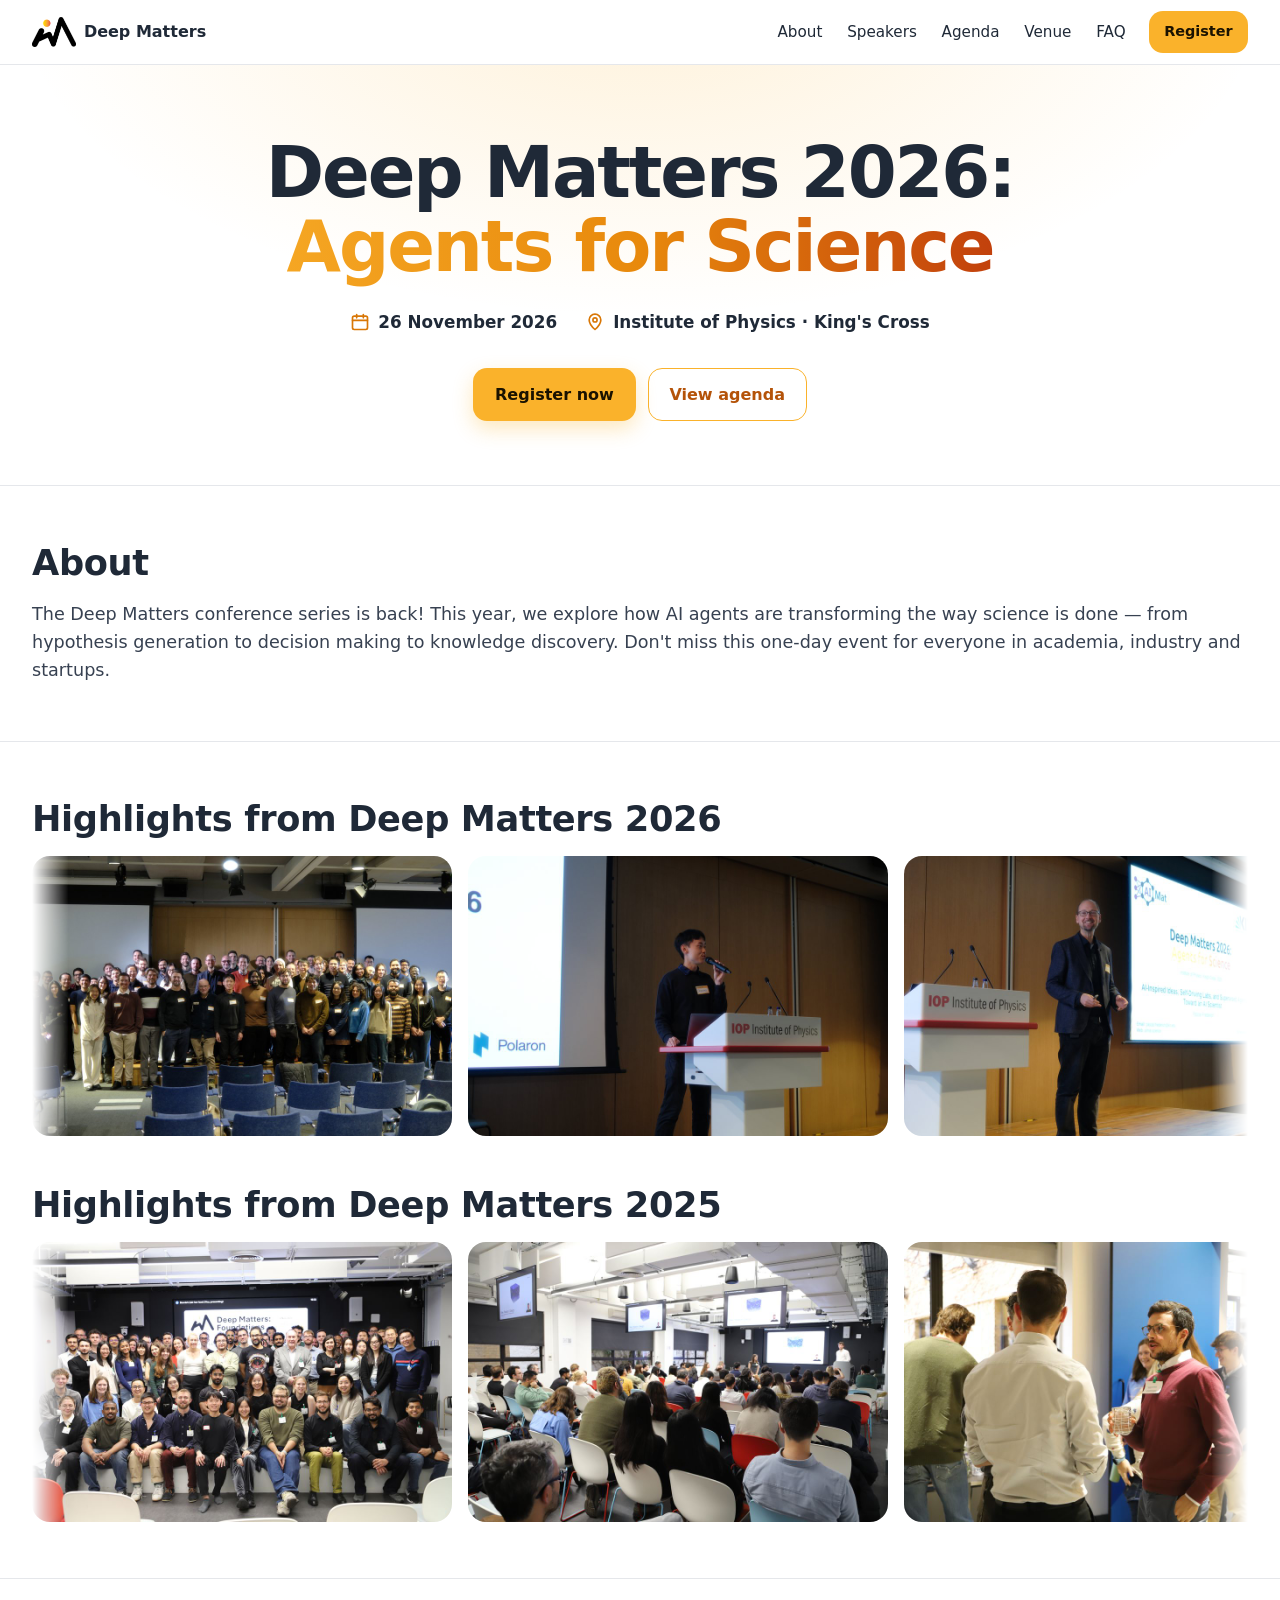
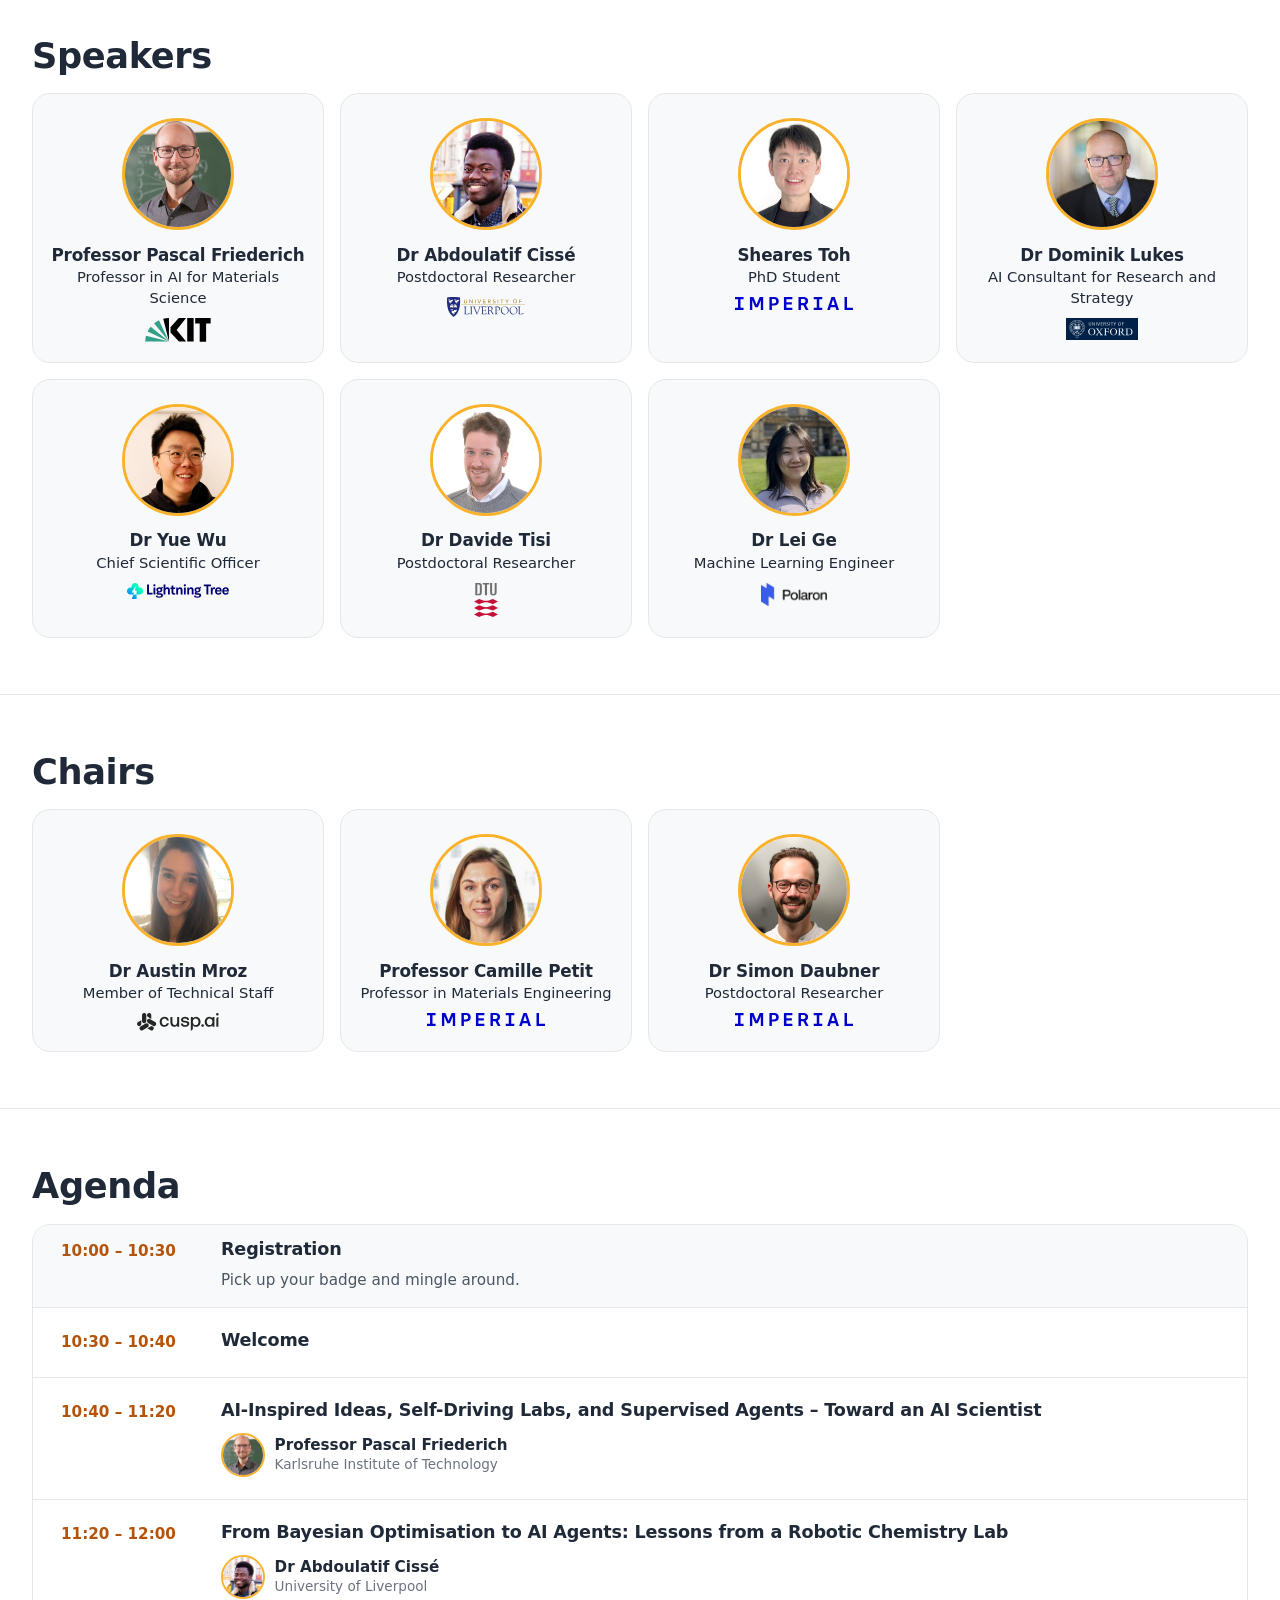
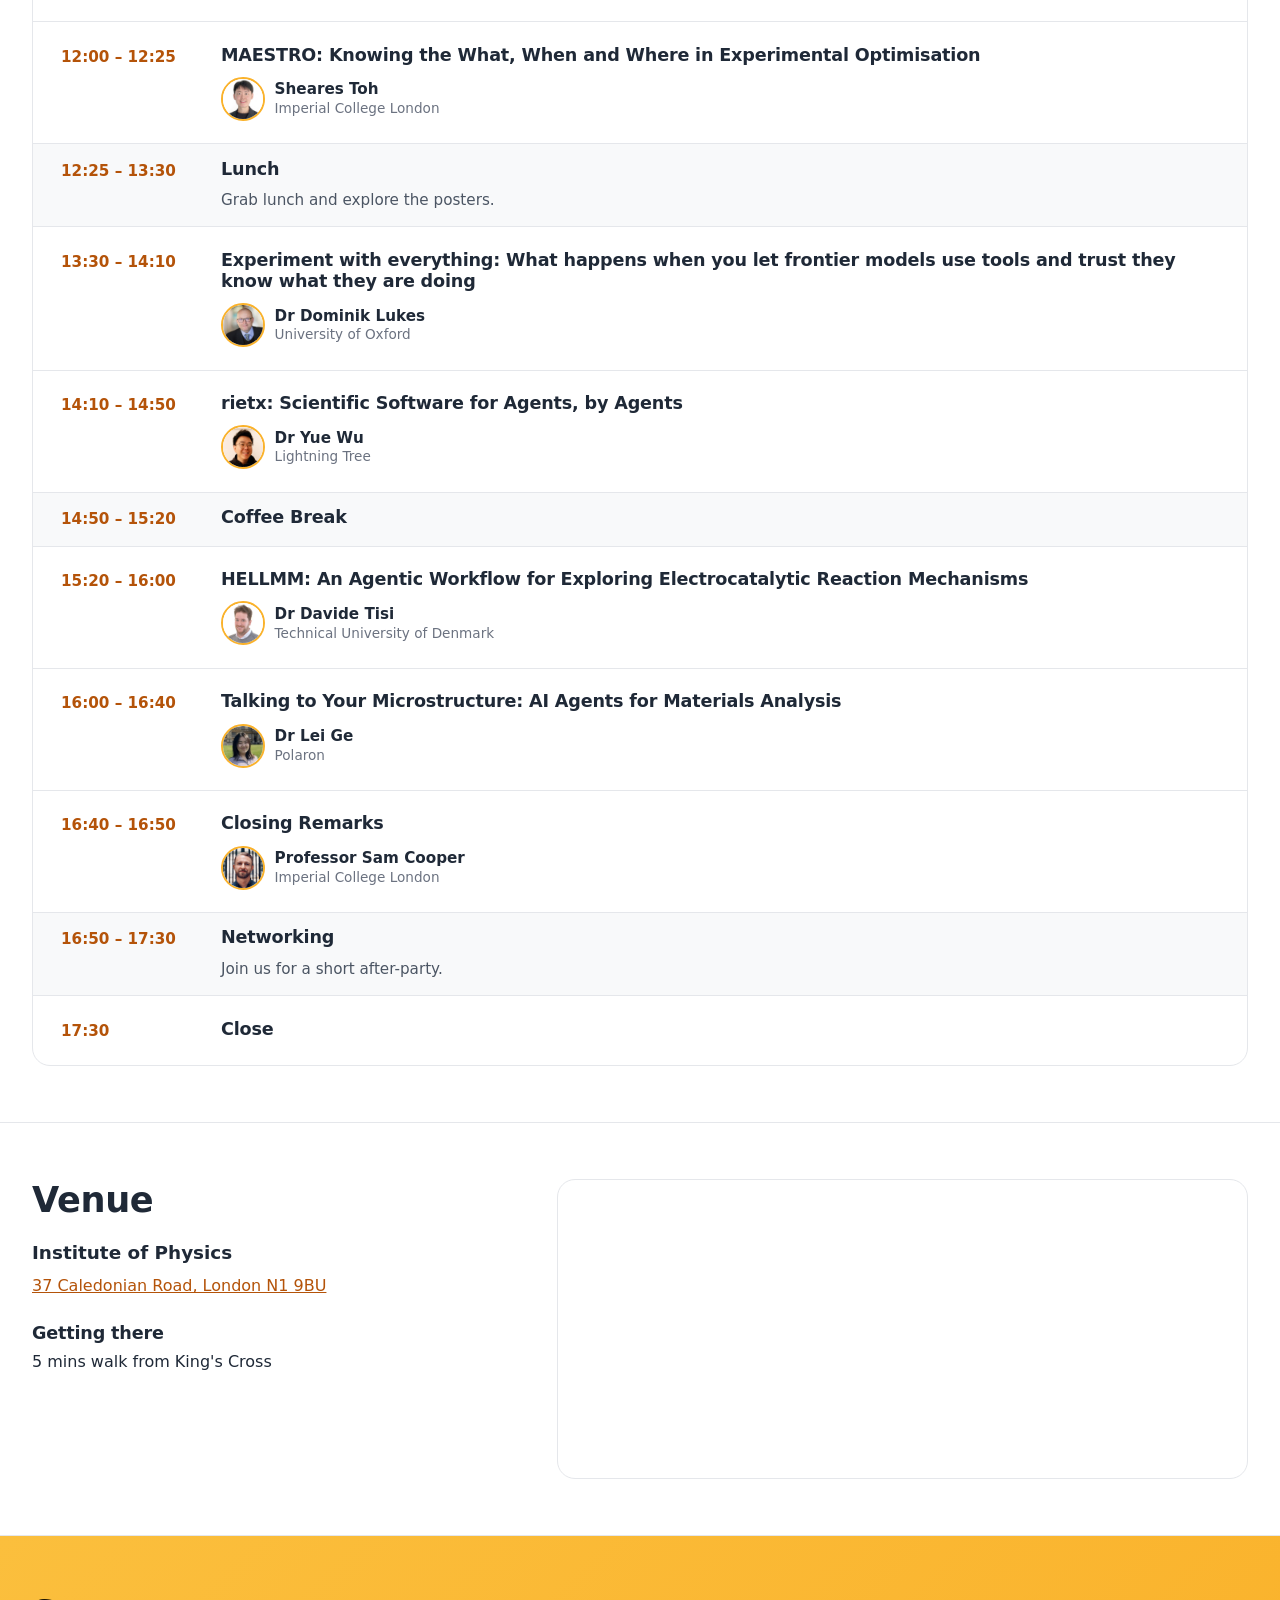
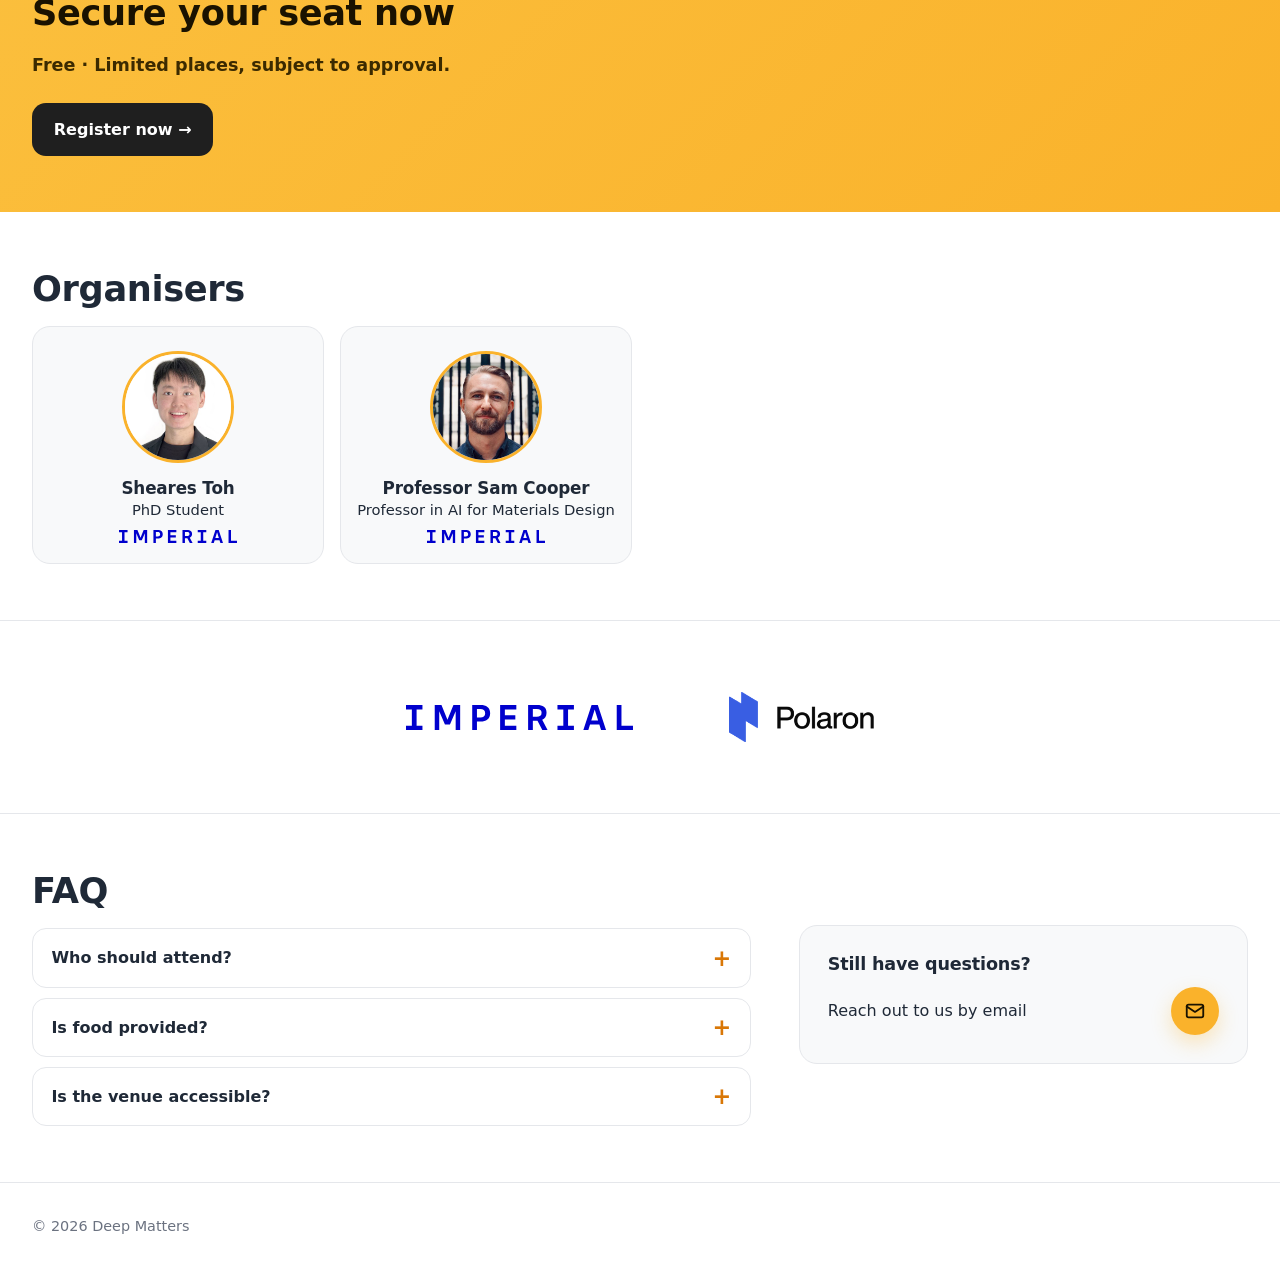
<file: site/index.html>
<!doctype html>
<html lang="en">
<head>
  <meta charset="utf-8" />
  <meta name="viewport" content="width=device-width, initial-scale=1" />
  <title>Deep Matters 2026: Agents for Science</title>
  <meta name="description" content="A one-day conference in London on AI agents for scientific discovery, bringing together academia, industry and startups." />
  <link rel="icon" type="image/png" href="images/favicon.png" />

  <!-- Link previews (LinkedIn, X, Slack, WhatsApp). Crawlers need absolute URLs: update both when the site moves. -->
  <meta property="og:type" content="website" />
  <meta property="og:url" content="https://tldr-group.github.io/deep-matters-2026/" />
  <meta property="og:title" content="Deep Matters 2026: Agents for Science" />
  <meta property="og:description" content="A one-day conference in London on AI agents for scientific discovery." />
  <meta property="og:image" content="https://tldr-group.github.io/deep-matters-2026/images/og-card.png" />
  <meta name="twitter:card" content="summary_large_image" />

  <!-- ?v=__VERSION__ is replaced with the commit id on deploy, so browsers never mix old and new files -->
  <link rel="stylesheet" href="css/style.css?v=__VERSION__" />
  <script src="js/main.js?v=__VERSION__" defer></script>
</head>
<body>
  <header class="site-header">
    <div class="container header-bar">
      <a class="brand" href="#top" aria-label="Deep Matters 2026 home">
        <img src="images/logo.png" alt="" width="44" height="30" />
        <span>Deep Matters</span>
      </a>
      <nav class="nav" id="nav" aria-label="Primary">
        <a href="#about">About</a>
        <a href="#speakers">Speakers</a>
        <a href="#agenda">Agenda</a>
        <a href="#venue">Venue</a>
        <a href="#faq">FAQ</a>
      </nav>
      <a class="btn btn-sm" data-register href="#register">Register</a>
      <button class="menu-btn" id="menu-btn" aria-expanded="false" aria-controls="nav" aria-label="Menu">
        <svg viewBox="0 0 24 24" aria-hidden="true"><path d="M4 7h16M4 12h16M4 17h16"/></svg>
      </button>
    </div>
  </header>

  <main id="top">
    <section class="hero">
      <div class="container">
        <h1><span data-field="title"></span><span class="hero-theme" data-field="theme"></span></h1>
        <ul class="hero-meta">
          <li><svg viewBox="0 0 24 24" aria-hidden="true"><rect x="3" y="5" width="18" height="16" rx="2"/><path d="M3 10h18M8 3v4M16 3v4"/></svg><span data-field="date"></span></li>
          <li><svg viewBox="0 0 24 24" aria-hidden="true"><path d="M12 21s-7-6.2-7-11.5a7 7 0 0 1 14 0C19 14.8 12 21 12 21z"/><circle cx="12" cy="9.5" r="2.5"/></svg><span data-field="place"></span></li>
        </ul>
        <div class="actions">
          <a class="btn" data-register href="#register">Register now</a>
          <a class="btn btn-ghost" href="#agenda">View agenda</a>
        </div>
      </div>
    </section>

    <section id="about">
      <div class="container">
        <h2>About</h2>
        <p class="lead" data-field="about"></p>
      </div>
    </section>

    <section id="gallery" class="gallery" aria-label="Highlights">
      <div class="container" id="galleries"></div>
    </section>

    <section id="speakers">
      <div class="container">
        <h2>Speakers</h2>
        <div class="people" id="speakers-list"></div>
      </div>
    </section>
    <section id="chairs">
      <div class="container">
        <h2>Chairs</h2>
        <div class="people" id="chairs-list"></div>
      </div>
    </section>

    <section id="agenda">
      <div class="container">
        <h2>Agenda</h2>
        <ol class="agenda" id="agenda-list"></ol>
      </div>
    </section>

    <section id="venue">
      <div class="container venue">
        <div>
          <h2>Venue</h2>
          <p class="venue-name" data-field="venueName"></p>
          <p><a id="map-link" data-field="address" target="_blank" rel="noopener"></a></p>
          <h3>Getting there</h3>
          <p data-field="directions"></p>
        </div>
        <iframe id="map" class="map" title="Map of the venue" loading="lazy" referrerpolicy="no-referrer-when-downgrade"></iframe>
      </div>
    </section>

    <section id="register" class="register">
      <div class="container">
        <h2>Secure your seat now</h2>
        <p data-field="registerNote"></p>
        <a class="btn btn-dark" data-register href="#register">Register now →</a>
      </div>
    </section>

    <section id="organizers">
      <div class="container">
        <h2>Organisers</h2>
        <div class="people" id="organizers-list"></div>
      </div>
    </section>

    <section id="partners">
      <div class="container partners" id="partners-list"></div>
    </section>

    <section id="faq">
      <div class="container faq">
        <div>
          <h2>FAQ</h2>
          <div id="faq-list"></div>
        </div>
        <aside class="contact-card">
          <h3>Still have questions?</h3>
          <div class="contact-row">
            <p>Reach out to us by email</p>
            <div class="copy-wrap">
              <button class="copy-btn" id="copy-email" type="button" aria-label="Copy email address">
                <svg viewBox="0 0 24 24" aria-hidden="true"><rect x="3" y="5" width="18" height="14" rx="2"/><path d="m3 7 9 6 9-6"/></svg>
              </button>
              <span class="copy-toast" id="copy-toast" role="status" aria-live="polite"></span>
            </div>
          </div>
        </aside>
      </div>
    </section>
  </main>

  <footer class="site-footer">
    <div class="container">© 2026 Deep Matters</div>
  </footer>
</body>
</html>
</file>
<file: site/css/style.css>
/* Deep Matters 2026 — mobile-first. Palette carried over from 2025. */
:root {
  --bg: #ffffff;
  --panel: #f8f9fa;
  --border: #e5e7eb;
  --fg: #1f2937;
  --muted: #6b7280;
  --accent: #fab22b;        /* gold: fills, rings, buttons */
  --accent-2: #d97706;      /* amber: large accents */
  --accent-ink: #b45309;    /* amber dark enough for small text on white */
  --theme-gradient: linear-gradient(90deg, #f5a623 0%, #e8890c 50%, #c2410c 100%);  /* 'Agents for Science' — also used on the Luma cover */
  --radius: 18px;
  --shadow: 0 4px 16px rgba(0, 0, 0, .06), 0 1px 3px rgba(0, 0, 0, .05);
  --header-h: 64px;
  --maxw: 1360px;
}

* { box-sizing: border-box; }
html { scroll-behavior: smooth; scroll-padding-top: calc(var(--header-h) + 8px); }
@media (prefers-reduced-motion: reduce) { html { scroll-behavior: auto; } * { transition: none !important; } }

body {
  margin: 0;
  font-family: system-ui, -apple-system, "Segoe UI", Roboto, "Helvetica Neue", Arial, sans-serif;
  font-size: 1rem;
  line-height: 1.6;
  color: var(--fg);
  background: var(--bg);
  -webkit-font-smoothing: antialiased;
}
img { max-width: 100%; display: block; }
a { color: var(--accent-ink); }
a:hover { text-decoration-thickness: 2px; }
:focus-visible { outline: 3px solid var(--accent); outline-offset: 2px; border-radius: 6px; }
svg { fill: none; stroke: currentColor; stroke-width: 2; stroke-linecap: round; stroke-linejoin: round; }

.container { max-width: var(--maxw); margin: 0 auto; padding: 0 16px; }
@media (min-width: 720px) { .container { padding: 0 32px; } }

h1, h2, h3 { line-height: 1.2; margin: 0 0 1rem; letter-spacing: -.01em; }
h2 { font-size: clamp(1.6rem, 3vw, 2.2rem); font-weight: 800; }
h3 { font-size: 1.1rem; }
.lead { font-size: 1.1rem; color: #374151; margin: 0; }
.muted { color: var(--muted); }

section { padding: 3.5rem 0; border-bottom: 1px solid var(--border); }
section:last-of-type { border-bottom: 0; }

/* Buttons */
.btn {
  display: inline-flex; align-items: center; justify-content: center; gap: .4rem;
  padding: .8rem 1.3rem; border-radius: 14px; border: 1px solid transparent;
  background: var(--accent); color: #1a1200; font-weight: 700; text-decoration: none;
  box-shadow: 0 8px 20px rgba(250, 178, 43, .3);
  transition: transform .15s ease, filter .15s ease;
}
.btn:hover { filter: brightness(1.05); transform: translateY(-1px); }
.btn-sm { padding: .5rem .9rem; font-size: .9rem; box-shadow: none; }
.btn-ghost { background: transparent; color: var(--accent-ink); border-color: var(--accent); box-shadow: none; }
.btn-dark { background: #1f1f1f; color: #fff; box-shadow: none; }
.btn[aria-disabled="true"] { opacity: .6; pointer-events: none; box-shadow: none; }

/* Header */
.site-header {
  position: sticky; top: 0; z-index: 50;
  background: rgba(255, 255, 255, .92); backdrop-filter: saturate(160%) blur(10px);
  border-bottom: 1px solid var(--border);
}
.header-bar { display: flex; align-items: center; gap: .75rem; height: var(--header-h); }
.brand { display: flex; align-items: center; gap: .5rem; color: var(--fg); text-decoration: none; font-weight: 700; margin-right: auto; white-space: nowrap; min-width: 0; }
@media (max-width: 400px) { .header-bar { gap: .5rem; } .brand { font-size: .92rem; } .brand img { height: 26px; } }
.brand img { height: 30px; width: auto; }
.menu-btn { display: inline-flex; padding: .45rem; border: 1px solid var(--border); border-radius: 12px; background: #fff; color: var(--fg); cursor: pointer; }
.menu-btn svg { width: 22px; height: 22px; }

.nav { display: none; }
.nav.open {
  display: grid; position: absolute; top: var(--header-h); left: 0; right: 0;
  padding: .5rem 16px 1rem; gap: .25rem; background: #fff; border-bottom: 1px solid var(--border);
  box-shadow: 0 12px 24px rgba(0, 0, 0, .06);
}
.nav a { color: var(--fg); text-decoration: none; padding: .65rem .75rem; border-radius: 10px; font-size: .95rem; }
.nav a:hover { background: rgba(250, 178, 43, .14); }

@media (min-width: 860px) {
  .menu-btn { display: none; }
  .nav, .nav.open { display: flex; position: static; padding: 0; background: none; border: 0; box-shadow: none; gap: .15rem; }
  .nav a { padding: .45rem .7rem; }
}

/* Hero */
.hero {
  padding: 4.5rem 0 4rem;
  text-align: center;
  background: radial-gradient(900px 480px at 50% -20%, rgba(250, 178, 43, .18), transparent 70%);
}
.hero h1 { font-size: clamp(1.9rem, 7.5vw, 4.4rem); font-weight: 900; letter-spacing: -.03em; line-height: 1.05; margin-bottom: 1.5rem; }
.hero h1 > span { display: block; }
.hero-theme {
  width: fit-content; margin-inline: auto; color: var(--accent-2);
  padding-bottom: .15em; margin-bottom: -.15em;  /* room for descenders (g) inside the clipped gradient */
  background: var(--theme-gradient); -webkit-background-clip: text; background-clip: text; -webkit-text-fill-color: transparent;
}
.hero-meta { list-style: none; padding: 0; margin: 0 0 2rem; display: flex; flex-wrap: wrap; justify-content: center; gap: .6rem 1.75rem; font-weight: 600; font-size: 1.05rem; }
.hero-meta li { display: flex; align-items: center; gap: .5rem; }
.hero-meta svg { width: 20px; height: 20px; color: var(--accent-2); flex: none; }
.actions { display: flex; flex-wrap: wrap; gap: .75rem; justify-content: center; }

/* People cards (speakers + organizers) */
.people { display: grid; gap: .75rem; grid-template-columns: repeat(2, 1fr); }
@media (min-width: 720px) { .people { gap: 1rem; grid-template-columns: repeat(3, 1fr); } }
@media (min-width: 1024px) { .people { grid-template-columns: repeat(4, 1fr); } }
.person {
  display: flex; flex-direction: column; align-items: center; text-align: center;
  padding: 1.5rem 1rem 1.25rem; background: var(--panel); border: 1px solid var(--border); border-radius: var(--radius);
}
.person { position: relative; transition: transform .18s ease, box-shadow .18s ease, border-color .18s ease; }
.person h3 { margin: .9rem 0 .15rem; font-size: 1.05rem; }
.org-logo { height: 13px; width: auto; max-width: 80%; margin-top: .6rem; }

/* Bio panel revealed on hover / tap / keyboard focus */
.person.has-back { cursor: pointer; outline-offset: 3px; }
.person-back {
  position: absolute; inset: 0 0 auto 0; min-height: 100%; padding: 1.25rem;  /* covers the card; grows downward if the bio is longer */
  display: flex; flex-direction: column; align-items: center; justify-content: center; gap: .9rem;
  background: #fff; border: 1px solid var(--accent); border-radius: inherit;
  opacity: 0; visibility: hidden; transition: opacity .2s ease, visibility .2s ease;
}
.person .person-back p { color: var(--fg); font-size: .92rem; line-height: 1.5; }
@media (max-width: 719px) { .person-back { padding: .7rem .75rem; gap: .5rem; } .person .person-back p { font-size: .82rem; line-height: 1.4; } }
.person.has-back:hover, .person.has-back:focus-within { transform: translateY(-3px); box-shadow: 0 12px 26px rgba(0, 0, 0, .1); z-index: 5; }
.person-back { box-shadow: 0 12px 26px rgba(0, 0, 0, .1); }
.person.has-back:hover .person-back, .person.has-back:focus-within .person-back, .person.open .person-back { opacity: 1; visibility: visible; }
.person p { margin: 0; color: var(--muted); font-size: .92rem; line-height: 1.4; }
.person .role { color: var(--fg); }

.avatar {
  --size: 88px;
  width: var(--size); height: var(--size); border-radius: 50%; flex: none;
  object-fit: cover; border: 3px solid var(--accent); background: #fff;
  display: grid; place-items: center; font-weight: 800; color: var(--accent-2); font-size: calc(var(--size) * .32);
}
@media (min-width: 720px) { .person .avatar { --size: 112px; } }
.avatar.ghost { border: 2px dashed #d1d5db; color: #d1d5db; }
.avatar.ghost svg { width: 45%; height: 45%; }

.links { display: flex; gap: .5rem; }
.links a {
  width: 34px; height: 34px; display: grid; place-items: center; border-radius: 50%;
  color: var(--fg); background: #fff; border: 1px solid var(--border);
}
.links a:hover { color: #1a1200; background: var(--accent); border-color: var(--accent); }
.links svg { width: 17px; height: 17px; }
.links .fill { fill: currentColor; stroke: none; }

/* Gallery — infinite photo marquee (never pauses); static scroller for reduced motion */
.gallery-block + .gallery-block { margin-top: 3rem; }
.marquee { overflow: hidden; -webkit-mask-image: linear-gradient(90deg, transparent, #000 3%, #000 97%, transparent); mask-image: linear-gradient(90deg, transparent, #000 3%, #000 97%, transparent); }
.marquee-track { display: flex; width: max-content; animation: marquee var(--duration, 60s) linear infinite; }
.marquee-set { display: flex; gap: 16px; padding-right: 16px; }
.marquee-set img { height: 200px; width: auto; aspect-ratio: 3 / 2; object-fit: cover; border-radius: var(--radius); background: var(--panel); }
@media (min-width: 720px) { .marquee-set img { height: 280px; } }
@keyframes marquee { to { transform: translateX(-50%); } }
@media (prefers-reduced-motion: reduce) {
  .marquee { overflow-x: auto; -webkit-mask-image: none; mask-image: none; }
  .marquee-track { animation: none; }
  .marquee-set[aria-hidden="true"] { display: none; }
}

/* Agenda */
.agenda { list-style: none; margin: 0; padding: 0; border: 1px solid var(--border); border-radius: var(--radius); overflow: hidden; }
.slot { display: grid; gap: .35rem 1.5rem; padding: 1.25rem; border-top: 1px solid var(--border); }
.slot:first-child { border-top: 0; }
.slot time { font-variant-numeric: tabular-nums; font-weight: 700; color: var(--accent-ink); font-size: .95rem; white-space: nowrap; }
.slot h3 { margin: 0; font-size: 1.1rem; font-weight: 700; }  /* every agenda title bold; descriptions stay regular */
.slot-break { background: var(--panel); padding-block: .85rem; }
.slot-block .abstract { font-style: italic; color: var(--muted); }  /* talk block whose speakers are not yet confirmed */
.slot.tba h3 { color: var(--muted); font-weight: 600; font-style: italic; }
/* Talk abstracts: hidden until the row is hovered (mouse) or tapped (touch screens) */
.abstract-wrap { display: grid; grid-template-rows: 0fr; transition: grid-template-rows .3s ease; }
.abstract-wrap > div { min-height: 0; overflow: hidden; }
.slot.expanded .abstract-wrap { grid-template-rows: 1fr; }
@media (hover: hover) {
  .slot:hover .abstract-wrap { grid-template-rows: 1fr; }
}
.abstract { margin: .5rem 0 0; color: #4b5563; font-size: .95rem; max-width: 75ch; }

.speaker-chips { display: flex; flex-wrap: wrap; gap: .5rem 1.25rem; margin-top: .7rem; }
.chip { display: flex; align-items: center; gap: .6rem; color: inherit; text-decoration: none; }
a.chip:hover strong { color: var(--accent-ink); text-decoration: underline; }
.slot-link { cursor: pointer; transition: background .15s ease; }
.slot-link:hover { background: rgba(250, 178, 43, .07); }
@keyframes flash {
  0%, 100% { box-shadow: 0 0 0 0 rgba(250, 178, 43, 0); border-color: var(--border); }
  15%, 70% { box-shadow: 0 0 0 6px rgba(250, 178, 43, .5); border-color: var(--accent); }
}
.person.flash { animation: flash 1s ease; }
.person.quiet:hover .person-back { opacity: 0; visibility: hidden; }  /* just scrolled into view: see openSpeaker() */
.person.quiet:hover { transform: none; box-shadow: none; }
/* agenda row reached from a speaker card */
@keyframes rowflash { 0%, 100% { background-color: transparent; } 20%, 60% { background-color: rgba(250, 178, 43, .22); } }
.slot.flash { animation: rowflash 1s ease; }
.slot.quiet:hover .abstract-wrap { grid-template-rows: 0fr; }
.chip .avatar { --size: 44px; border-width: 2px; }
.chip .avatar.ghost { border-width: 2px; }
.chip strong { display: block; font-size: .95rem; line-height: 1.3; }
.chip span { display: block; font-size: .85rem; color: var(--muted); line-height: 1.3; }

@media (min-width: 720px) {
  .slot { grid-template-columns: 8.5rem 1fr; padding: 1.4rem 1.75rem; }
  .slot-break { padding-block: .9rem; }
}

/* Venue */
.venue { display: grid; gap: 2rem; }
.venue-name { font-weight: 700; font-size: 1.15rem; margin: 0; }
.venue h3 { margin: 1.5rem 0 .3rem; }
.venue p { margin: 0 0 .4rem; }
.map { width: 100%; min-height: 300px; height: 100%; border: 1px solid var(--border); border-radius: var(--radius); }
@media (min-width: 860px) { .venue { grid-template-columns: 1fr 1.4fr; align-items: stretch; } }

/* Register band */
.register { background: linear-gradient(135deg, #fbbf3d, var(--accent)); border-bottom: 0; }
.register h2 { color: #1a1200; }
.register p { margin: 0 0 1.5rem; font-size: 1.1rem; font-weight: 600; color: #3b2a00; }

/* Host & sponsors */
.partners { display: flex; flex-wrap: wrap; justify-content: center; gap: 2.5rem 6rem; text-align: center; }
.logos { display: flex; flex-wrap: wrap; justify-content: center; align-items: center; gap: 1.5rem 3rem; min-height: 80px; }
.logos img { height: 44px; width: auto; }  /* final height set by balanceLogos() */
.logos a:hover img { opacity: .8; }
.partners .logos { gap: 2.5rem 6rem; }

/* FAQ */
.faq { display: grid; gap: 2rem; }
details { border: 1px solid var(--border); border-radius: 14px; background: #fff; }
details + details { margin-top: .6rem; }
summary {
  list-style: none; cursor: pointer; padding: 1rem 1.15rem; font-weight: 600;
  display: flex; justify-content: space-between; align-items: center; gap: 1rem;
}
summary::-webkit-details-marker { display: none; }
summary::after { content: "+"; font-size: 1.4rem; line-height: 1; color: var(--accent-2); transition: transform .2s ease; }
details[open] summary::after { transform: rotate(45deg); }
details p { margin: 0; padding: 0 1.15rem 1.1rem; color: #4b5563; }

.contact-card { align-self: start; padding: 1.75rem; border-radius: var(--radius); background: var(--panel); border: 1px solid var(--border); }
.contact-card h3 { margin-bottom: .75rem; }
.contact-row { display: flex; align-items: center; justify-content: space-between; gap: 1rem; }
.contact-row p { margin: 0; color: var(--fg); }
.copy-wrap { position: relative; flex: none; }
.copy-btn {
  width: 48px; height: 48px; display: grid; place-items: center; border-radius: 50%; border: 0; cursor: pointer;
  background: var(--accent); color: #1a1200; box-shadow: 0 8px 20px rgba(250, 178, 43, .3);
  transition: transform .15s ease, filter .15s ease;
}
.copy-btn:hover { filter: brightness(1.05); transform: translateY(-1px); }
.copy-btn svg { width: 22px; height: 22px; }
.copy-toast {
  position: absolute; top: calc(100% + 10px); right: 0; z-index: 2; white-space: nowrap; pointer-events: none;
  padding: .4rem .7rem; border-radius: 8px; background: #1f2937; color: #fff; font-size: .85rem; font-weight: 600;
  opacity: 0; transform: translateY(-4px); transition: opacity .15s ease, transform .15s ease;
}
.copy-toast::after { content: ""; position: absolute; bottom: 100%; right: 18px; border: 6px solid transparent; border-bottom-color: #1f2937; }
.copy-toast.show { opacity: 1; transform: none; }
@media (min-width: 860px) { .faq { grid-template-columns: 1.6fr 1fr; gap: 3rem; } .contact-card { margin-top: 3.4rem; } }

/* Footer */
.site-footer { padding: 2rem 0; border-top: 1px solid var(--border); color: var(--muted); font-size: .9rem; }
</file>
